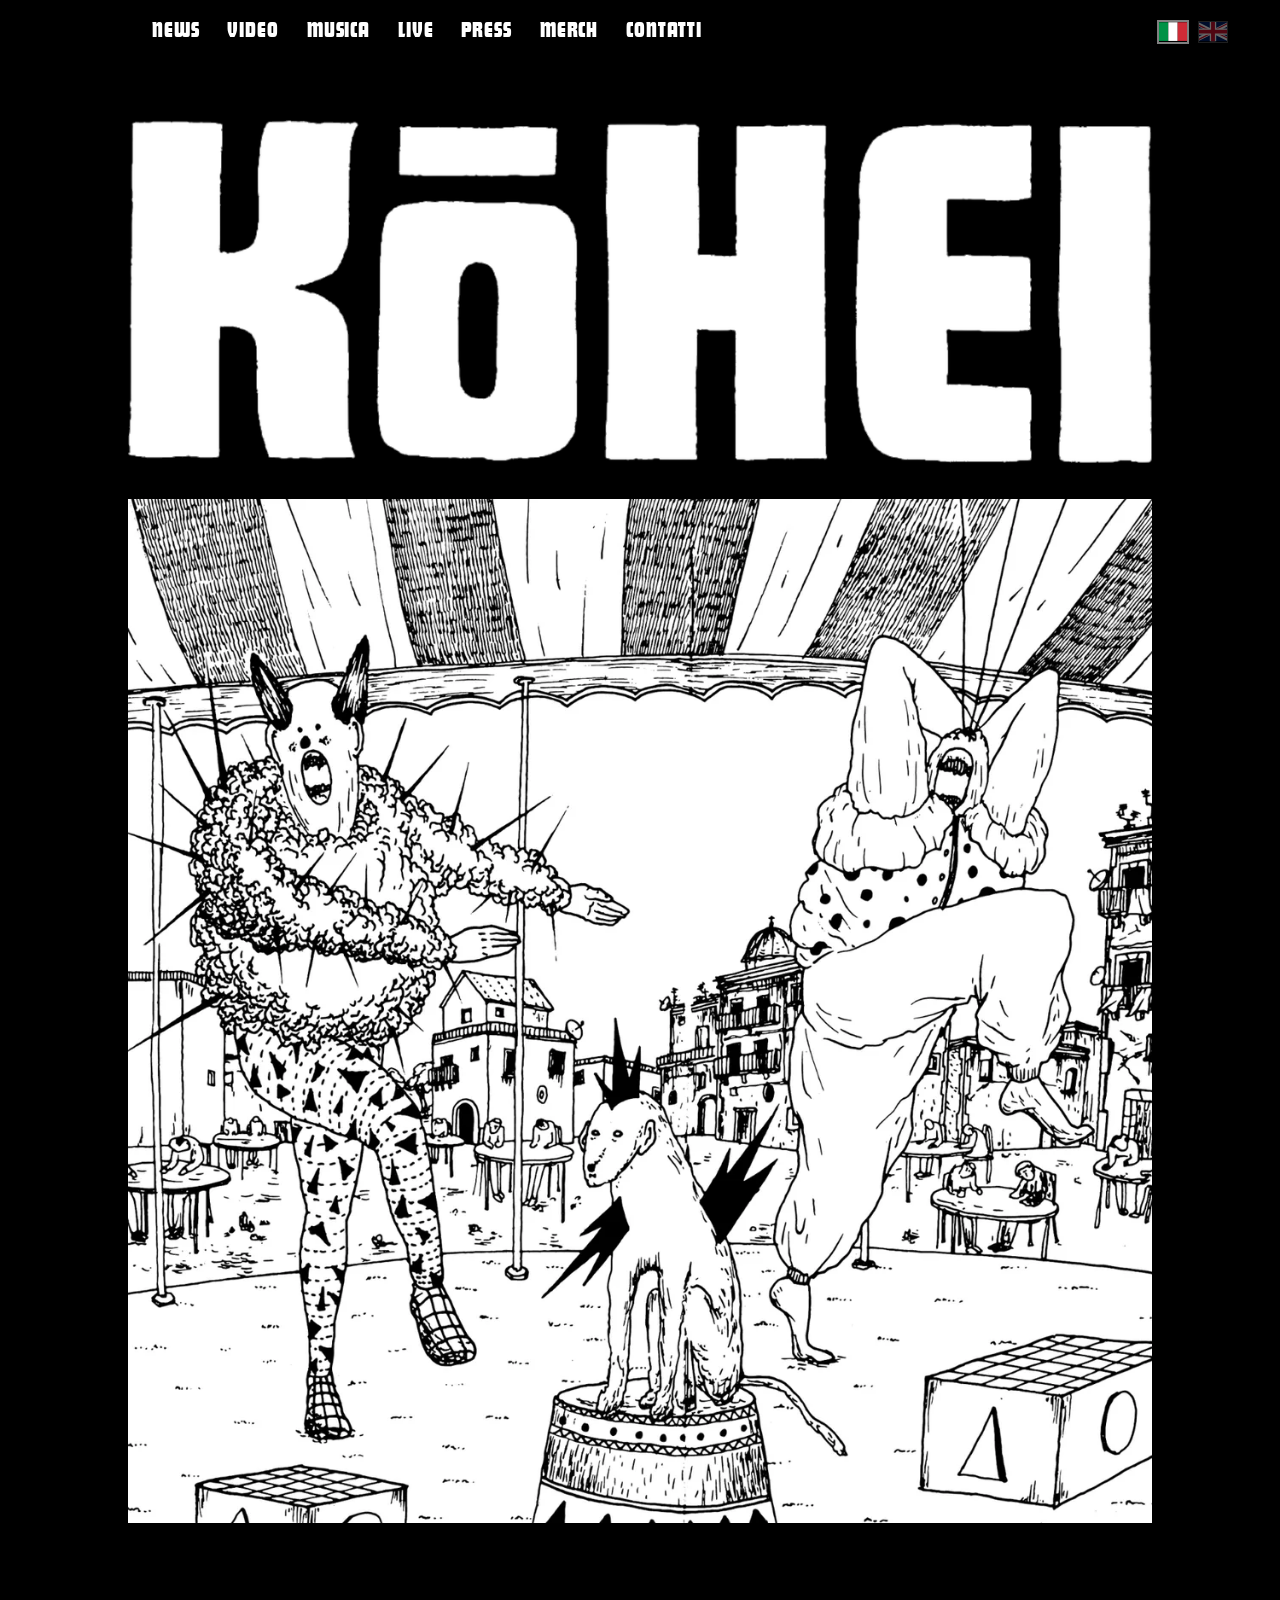
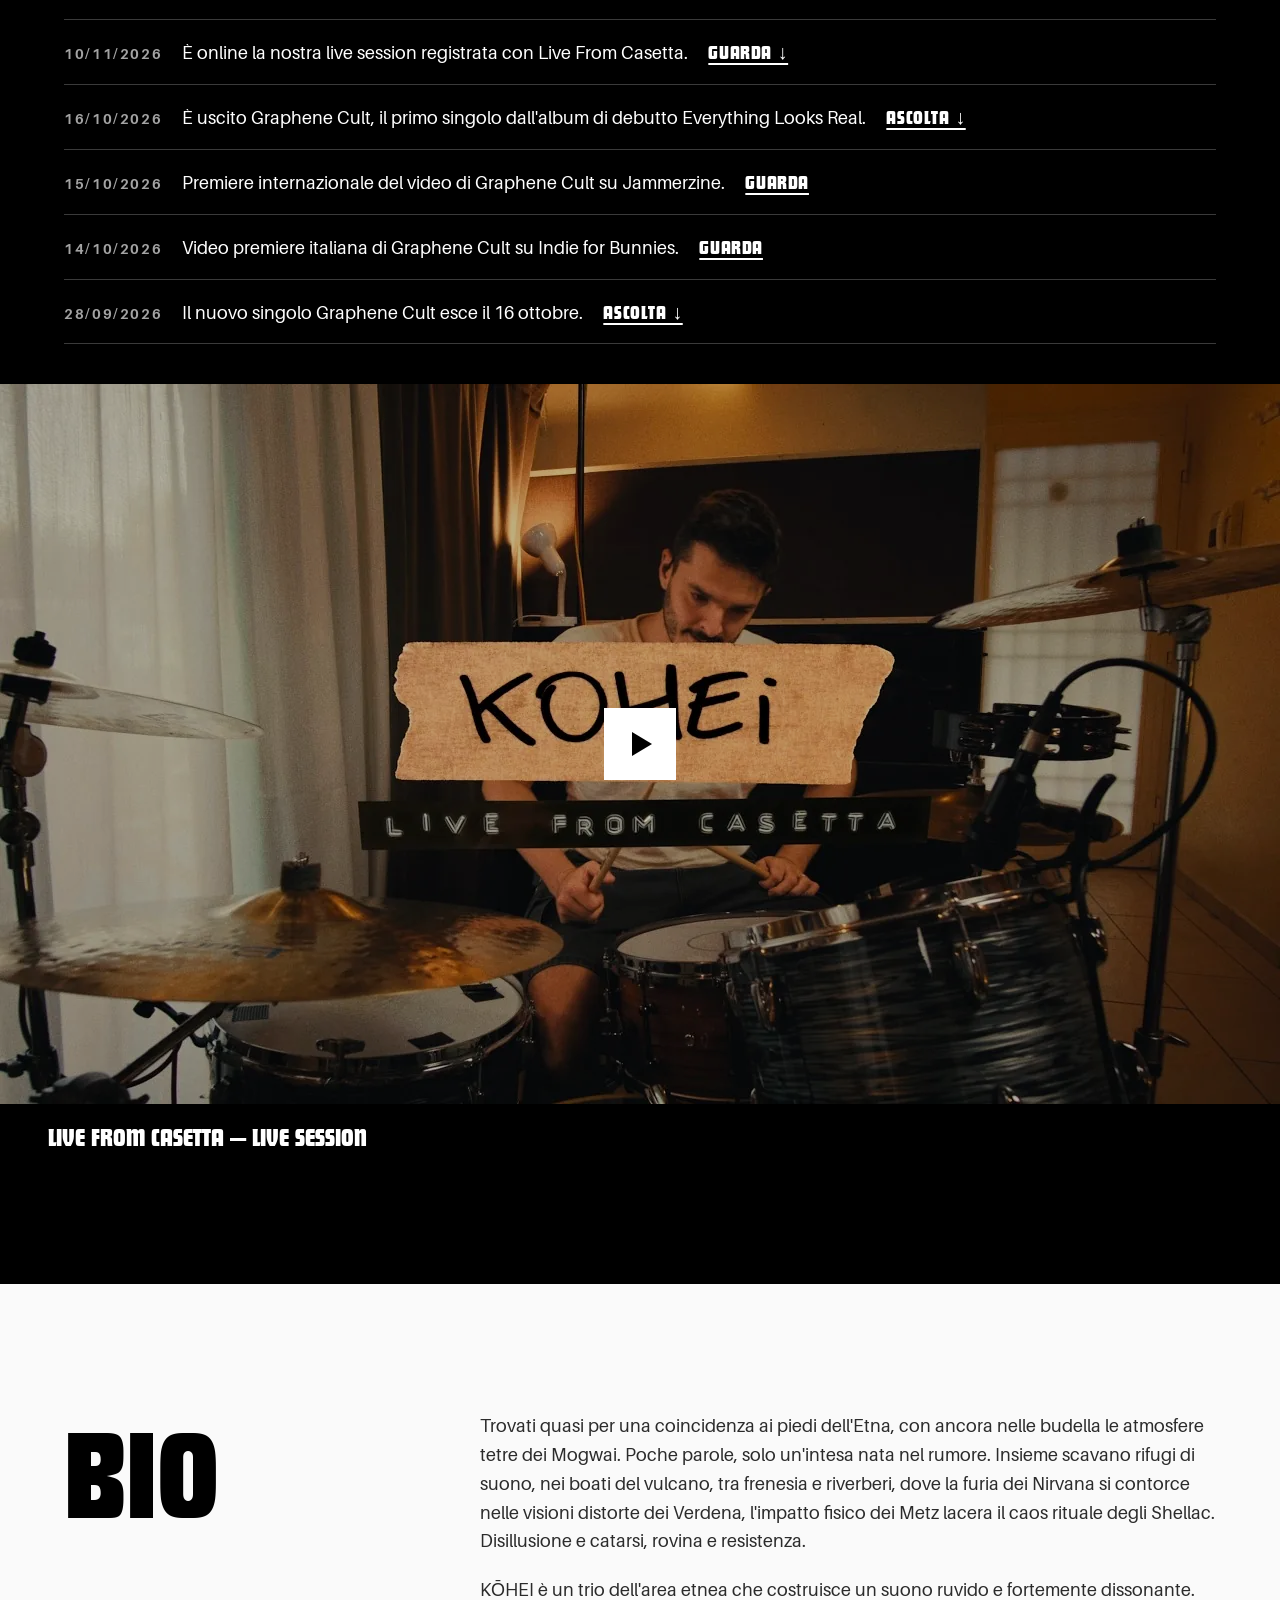
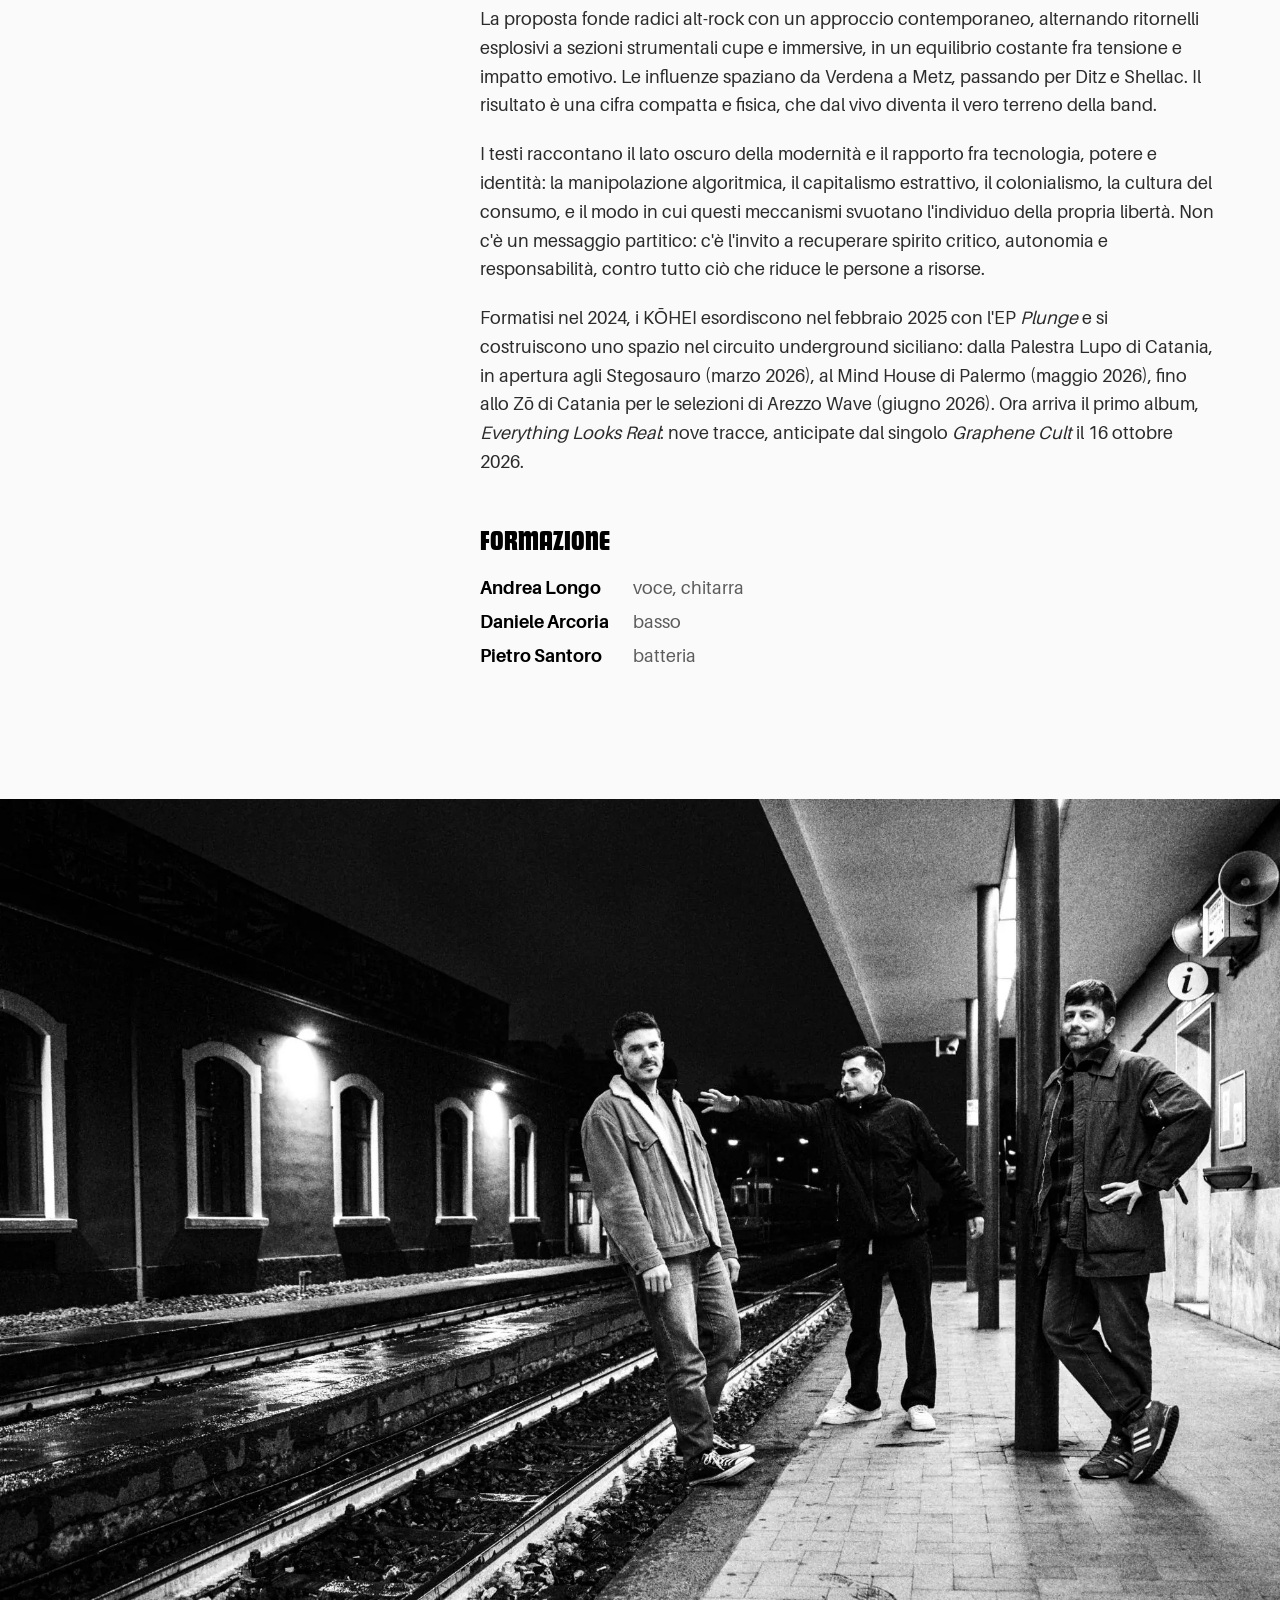
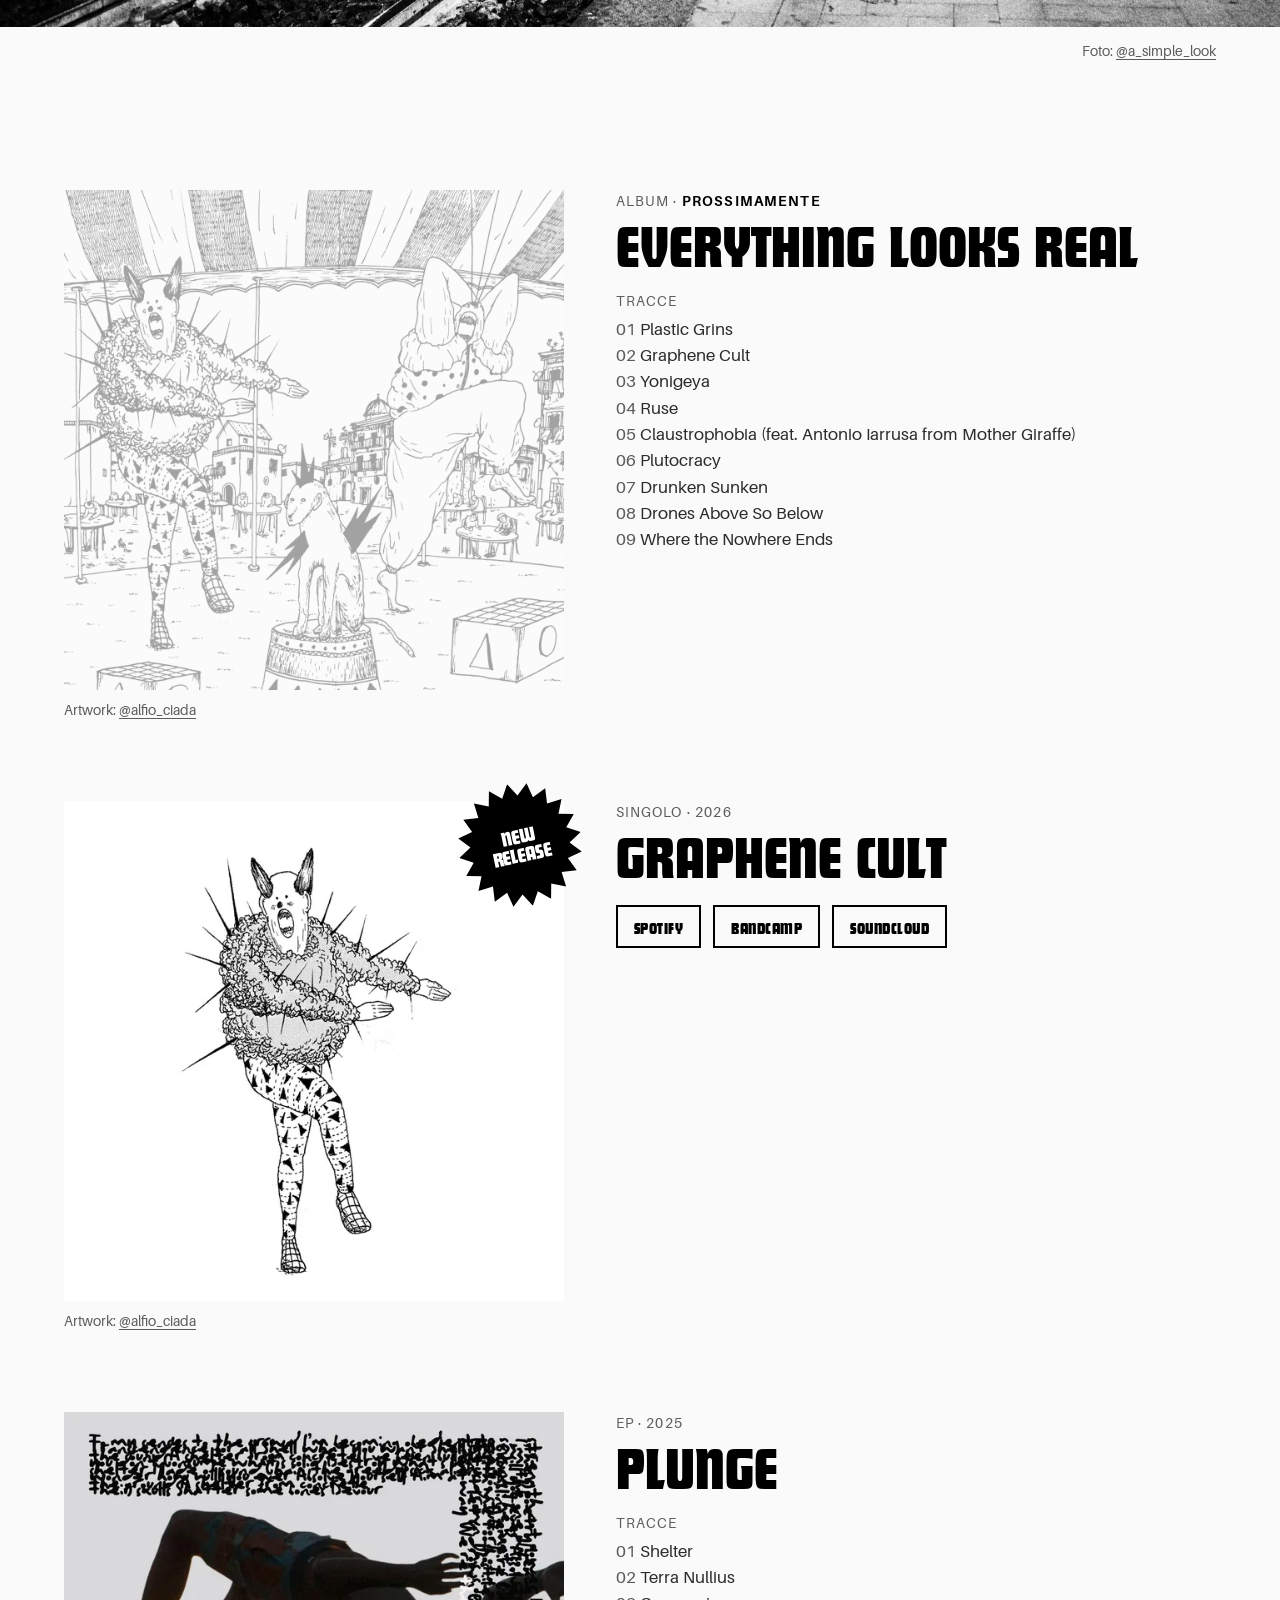
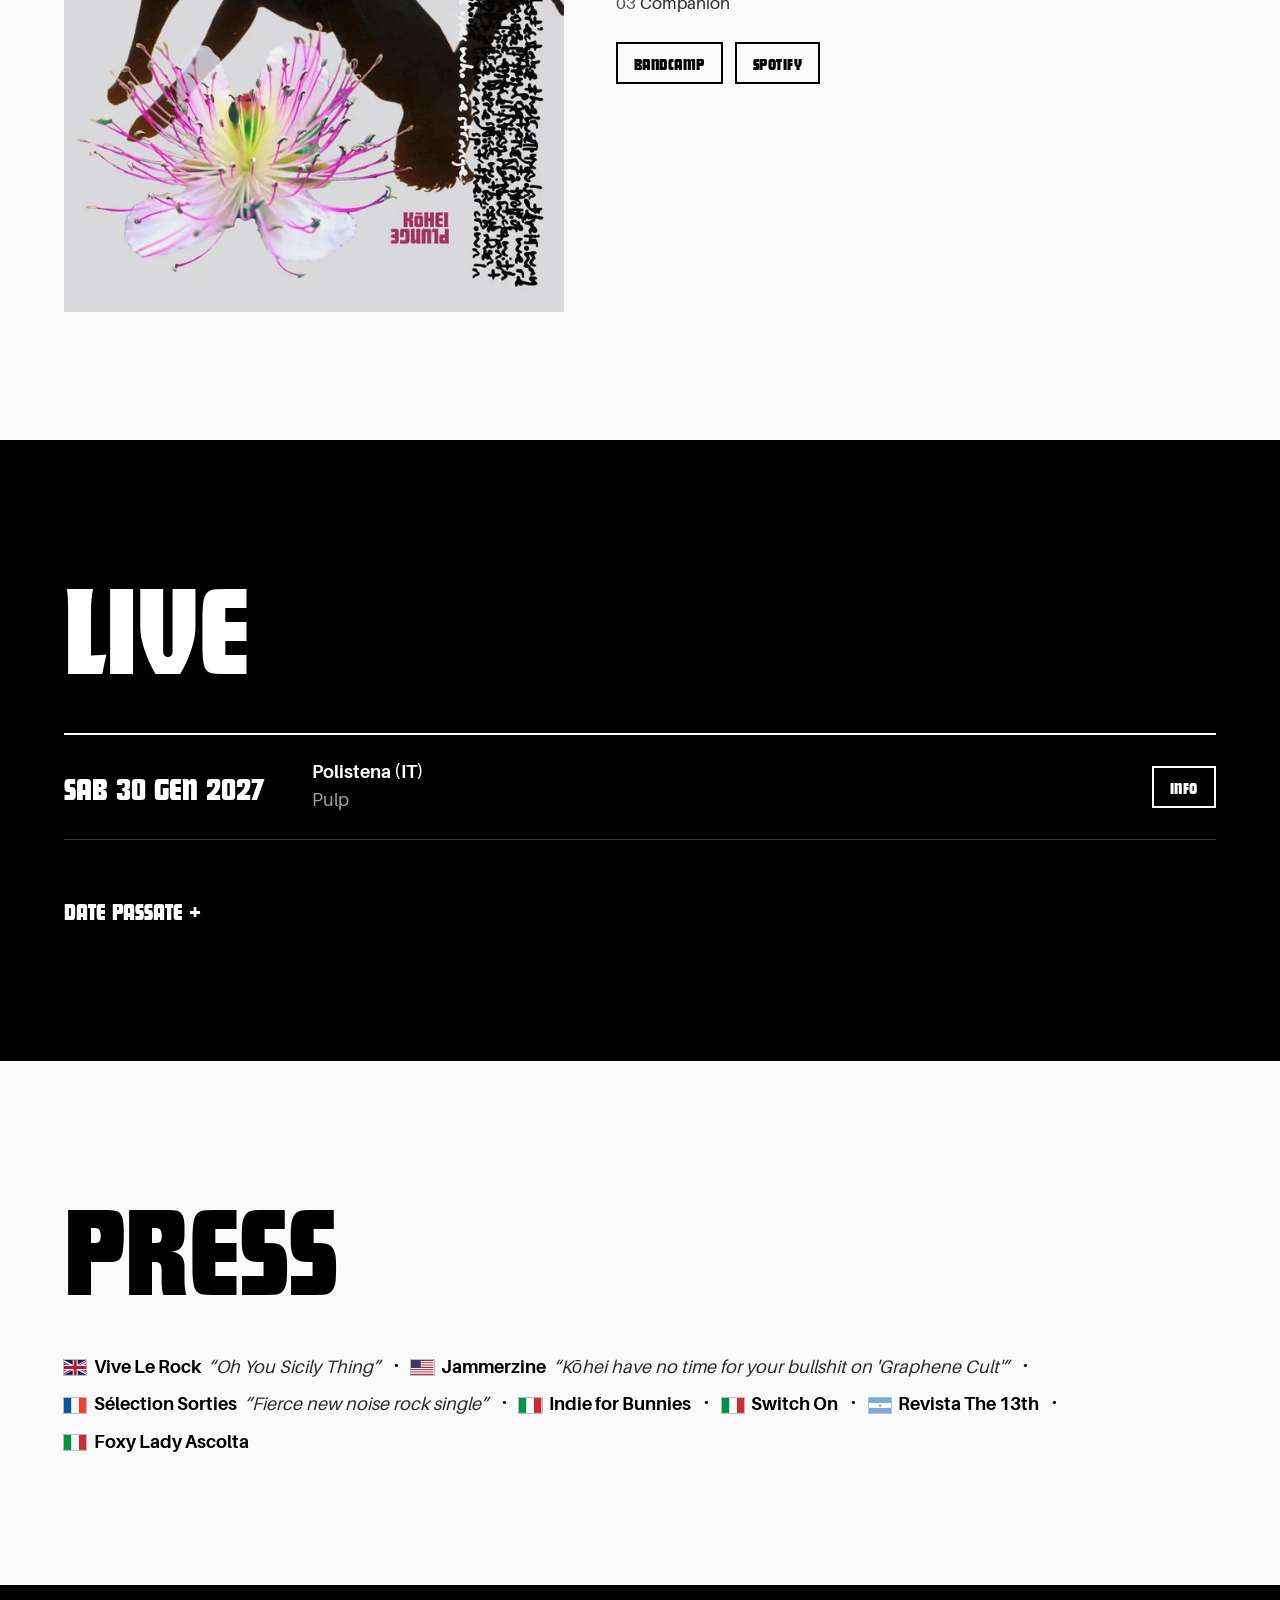
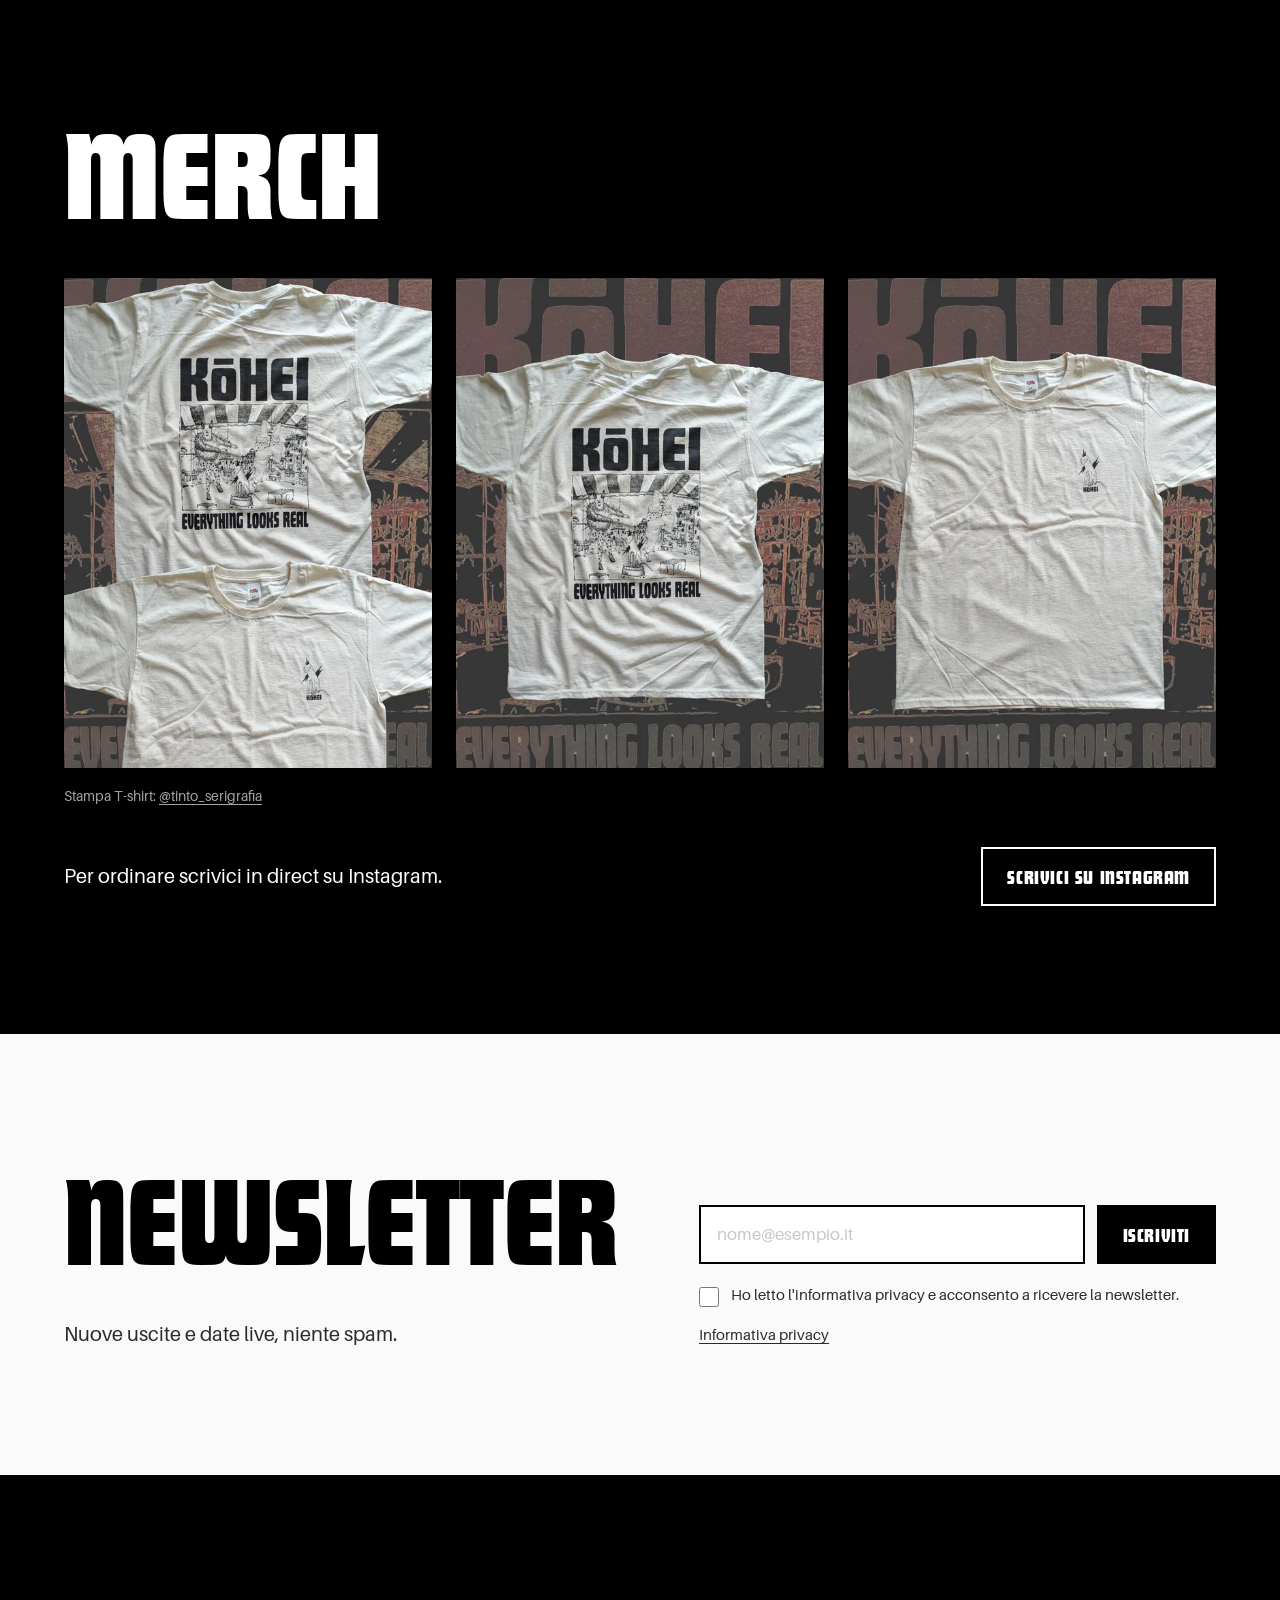
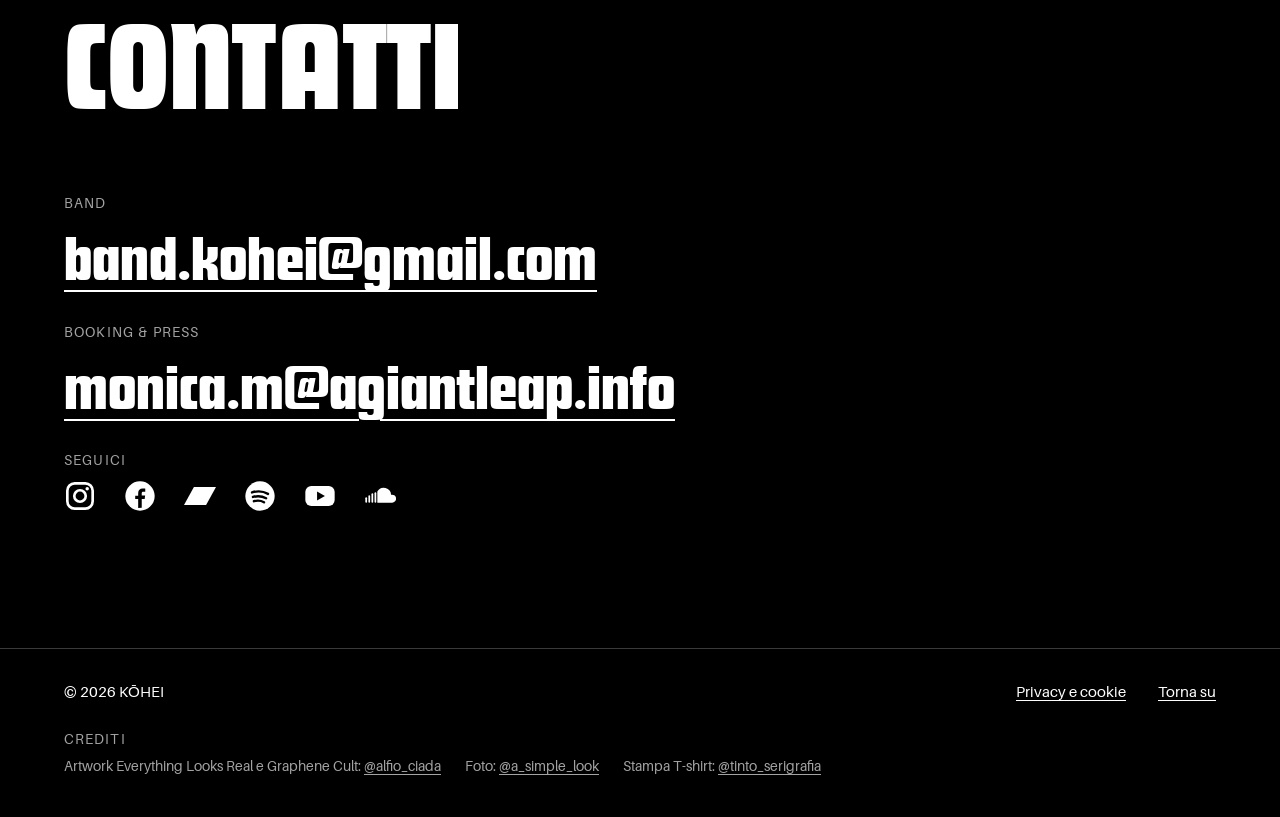
<file: index.html>
<!doctype html>
<html lang="it">
<head>
  <meta charset="utf-8">
  <meta name="viewport" content="width=device-width, initial-scale=1">
  <!-- Il sito gestisce da sé i propri colori: impedisce ai browser (es. Samsung Internet)
       di scurire in automatico logo, icone e immagini -->
  <meta name="color-scheme" content="dark light">
  <meta name="supported-color-schemes" content="dark light">
  <title>KŌHEI</title>
  <meta name="description" content="KŌHEI: trio alt-rock dell'area etnea, suono ruvido e dissonante, testi sul lato oscuro della modernità.">
  <link rel="canonical" href="https://kohei.it/">
  <link rel="alternate" hreflang="it" href="https://kohei.it/">
  <link rel="alternate" hreflang="en" href="https://kohei.it/?lang=en">
  <link rel="alternate" hreflang="x-default" href="https://kohei.it/">
  <meta name="theme-color" content="#000000">

  <!-- Open Graph / Twitter Card -->
  <meta property="og:type" content="website">
  <meta property="og:site_name" content="KŌHEI">
  <meta property="og:title" content="KŌHEI">
  <meta property="og:description" content="Trio alt-rock dell'area etnea: suono ruvido e dissonante, testi sul lato oscuro della modernità.">
  <meta property="og:url" content="https://kohei.it/">
  <meta property="og:image" content="https://kohei.it/assets/img/og-image.jpg">
  <meta property="og:image:width" content="1200">
  <meta property="og:image:height" content="630">
  <meta property="og:image:alt" content="Illustrazione in bianco e nero di KŌHEI">
  <meta property="og:locale" content="it_IT">
  <meta property="og:locale:alternate" content="en_GB">
  <meta name="twitter:card" content="summary_large_image">
  <meta name="twitter:title" content="KŌHEI">
  <meta name="twitter:description" content="Trio alt-rock dell'area etnea: suono ruvido e dissonante, testi sul lato oscuro della modernità.">
  <meta name="twitter:image" content="https://kohei.it/assets/img/og-image.jpg">

  <link rel="icon" href="favicon.ico" sizes="any">
  <link rel="icon" href="assets/img/icon-512.png" type="image/png">
  <link rel="apple-touch-icon" href="assets/img/apple-touch-icon.png">

  <link rel="preload" href="assets/fonts/futura-display.woff2" as="font" type="font/woff2" crossorigin>
  <link rel="preload" href="assets/img/cover-everything-looks-real-1200.webp" as="image" type="image/webp"
        imagesrcset="assets/img/cover-everything-looks-real-600.webp 600w, assets/img/cover-everything-looks-real-1200.webp 1200w"
        imagesizes="(min-width: 1100px) 64rem, 92vw">
  <link rel="preload" href="assets/img/logo-kohei.webp" as="image" type="image/webp" crossorigin>
  <link rel="stylesheet" href="css/style.css">

  <script type="application/ld+json">
  {
    "@context": "https://schema.org",
    "@type": "MusicGroup",
    "name": "KŌHEI",
    "url": "https://kohei.it/",
    "genre": ["Alternative rock", "Noise rock", "Post-punk"],
    "image": "https://kohei.it/assets/img/og-image.jpg",
    "email": "band.kohei@gmail.com",
    "sameAs": [
      "https://www.instagram.com/kohei.band/",
      "https://www.facebook.com/people/K%C5%8Dhei/61595102183719/",
      "https://kohei.bandcamp.com",
      "https://open.spotify.com/artist/0cD3GTbUbGiZ6goQBkSjxv",
      "https://www.youtube.com/channel/UCEfP9StgEbi5l374fq8VXBw",
      "https://soundcloud.com/koheiband"
    ]
  }
  </script>
</head>
<body id="top">
  <a class="skip-link" href="#main" data-i18n="skip">Vai al contenuto</a>

  <!-- ============ HEADER ============ -->
  <header class="site-header">
    <a class="brand brand--home" href="#top" aria-label="KŌHEI — home">
            <span class="logo" aria-hidden="true"></span>
    </a>

    <button class="menu-toggle" type="button" aria-expanded="false" aria-controls="site-nav"
            data-i18n-attr="aria-label:nav.open" aria-label="Apri menu">
      <span class="menu-toggle__bar"></span>
      <span class="menu-toggle__bar"></span>
    </button>

    <nav class="site-nav" id="site-nav" data-i18n-attr="aria-label:nav.label" aria-label="Menu principale">
      <ul>
        <li><a href="#news" data-i18n="nav.news">News</a></li>
        <li><a href="#video" data-i18n="nav.video">Video</a></li>
        <li><a href="#musica" data-i18n="nav.music">Musica</a></li>
        <li><a href="#live" data-i18n="nav.live">Live</a></li>
        <li><a href="#press" data-i18n="nav.press">Press</a></li>
        <li><a href="#merch" data-i18n="nav.merch">Merch</a></li>
        <li><a href="#contatti" data-i18n="nav.contact">Contatti</a></li>
      </ul>
    </nav>
  </header>
  <!-- Selettore lingua: fuori dall'header perché l'header usa mix-blend-mode,
       che altererebbe i colori delle bandiere -->
  <div class="lang-flags" role="group" aria-label="Lingua / Language">
    <button type="button" class="lang-flag" data-set-lang="it" lang="it" aria-label="Italiano" title="Italiano">
      <svg viewBox="0 0 3 2" aria-hidden="true" focusable="false"><rect width="1" height="2" fill="#009246"/><rect x="1" width="1" height="2" fill="#fff"/><rect x="2" width="1" height="2" fill="#ce2b37"/></svg>
    </button>
    <button type="button" class="lang-flag" data-set-lang="en" lang="en" aria-label="English" title="English">
      <svg viewBox="0 0 60 30" preserveAspectRatio="xMidYMid slice" aria-hidden="true" focusable="false"><clipPath id="uk-t"><path d="M30,15h30v15zv15h-30zh-30v-15zv-15h30z"/></clipPath><path d="M0,0v30h60v-30z" fill="#012169"/><path d="M0,0L60,30M60,0L0,30" stroke="#fff" stroke-width="6"/><path d="M0,0L60,30M60,0L0,30" clip-path="url(#uk-t)" stroke="#C8102E" stroke-width="4"/><path d="M30,0v30M0,15h60" stroke="#fff" stroke-width="10"/><path d="M30,0v30M0,15h60" stroke="#C8102E" stroke-width="6"/></svg>
    </button>
  </div>

  <main id="main">
    <!-- ============ HERO ============ -->
    <!-- Layout: logo grande a tutta larghezza del blocco, sotto la copertina
         dell'album alla stessa larghezza, su fondo nero. -->
    <section class="hero" aria-labelledby="hero-title">
      <div class="hero__inner">
        <h1 class="hero__title" id="hero-title">
          <span class="visually-hidden">KŌHEI</span>
          <span class="logo" aria-hidden="true"></span>
        </h1>
        <figure class="hero__cover">
          <!-- [FOTO_HERO]: copertina di Everything Looks Real -->
          <img src="assets/img/cover-everything-looks-real-1200.webp"
               srcset="assets/img/cover-everything-looks-real-600.webp 600w, assets/img/cover-everything-looks-real-1200.webp 1200w"
               sizes="(min-width: 1100px) 64rem, 92vw"
               width="1200" height="1200" fetchpriority="high"
               alt="" data-i18n-attr="alt:hero.alt">
        </figure>
      </div>
    </section>

    <!-- ============ NEWS ============ -->
    <!-- Contenuti da js/content.js (news) -->
    <section class="section section--black news" id="news" aria-labelledby="news-heading">
      <div class="container">
        <h2 class="visually-hidden" id="news-heading" data-i18n="news.heading">News</h2>
        <div class="news-list" id="news-list"></div>
      </div>
    </section>

    <!-- ============ VIDEO ============ -->
    <!-- Un solo video a tutta larghezza, attaccato all'hero (stesso blocco nero).
         Il titolo "Video" è solo per lettori di schermo. -->
    <section class="section section--black video-section" id="video" aria-labelledby="video-title">
      <h2 class="visually-hidden" id="video-title" data-i18n="video.title">Video</h2>
      <div class="videos videos--full" id="videos"></div>
    </section>

    <!-- ============ BIO ============ -->
    <section class="section section--paper bio" id="bio" aria-labelledby="bio-title">
      <div class="container bio__grid">
        <h2 class="section-title" id="bio-title" data-i18n="bio.title">Bio</h2>
        <div class="bio__body">
          <!-- Testi da js/i18n.js (bio.*). Fonte: KOHEI_scheda_e_bio.md e Bio_w.docx sul Drive -->
          <p class="bio__lead" data-i18n="bio.text"></p>
          <p data-i18n-html="bio.p1"></p>
          <p data-i18n-html="bio.p2"></p>
          <p data-i18n-html="bio.p3"></p>
          <h3 class="bio__lineup-title" data-i18n="bio.lineup">Formazione</h3>
          <dl class="bio__lineup">
            <dt>Andrea Longo</dt><dd data-i18n="bio.role1">voce, chitarra</dd>
            <dt>Daniele Arcoria</dt><dd data-i18n="bio.role2">basso</dd>
            <dt>Pietro Santoro</dt><dd data-i18n="bio.role3">batteria</dd>
          </dl>
        </div>
      </div>
    </section>

    <!-- ============ FOTO BAND ============ -->
    <!-- Foto a tutta larghezza tra Bio e Musica -->
    <figure class="band-photo">
      <img src="assets/img/band-stazione-1200.webp"
           srcset="assets/img/band-stazione-700.webp 700w, assets/img/band-stazione-1200.webp 1200w, assets/img/band-stazione-2000.webp 2000w"
           sizes="100vw" width="2000" height="1333" loading="lazy" decoding="async"
           alt="" data-i18n-attr="alt:photo.alt">
      <figcaption class="container band-photo__caption" id="photo-credit"></figcaption>
    </figure>

    <!-- ============ MUSICA ============ -->
    <section class="section section--paper" id="musica" aria-labelledby="music-title">
      <div class="container">
        <!-- titolo solo per lettori di schermo -->
        <h2 class="visually-hidden" id="music-title" data-i18n="music.title">Musica</h2>
        <div class="releases" id="releases"></div>
      </div>
    </section>

    <!-- ============ LIVE ============ -->
    <section class="section section--black" id="live" aria-labelledby="live-title">
      <div class="container">
        <h2 class="section-title" id="live-title" data-i18n="live.title">Live</h2>
        <ol class="shows" id="shows-upcoming"></ol>
        <p class="shows-empty" id="shows-empty" hidden data-i18n="live.empty"></p>
        <details class="shows-archive" id="shows-archive" hidden>
          <summary data-i18n="live.past">Date passate</summary>
          <ol class="shows shows--past" id="shows-past"></ol>
        </details>
      </div>
    </section>

    <!-- ============ PRESS ============ -->
    <!-- Contenuti da js/content.js (press): testate in fila separate da "·", con la bandiera del paese -->
    <section class="section section--paper" id="press" aria-labelledby="press-title">
      <div class="container">
        <h2 class="section-title" id="press-title" data-i18n="press.title">Press</h2>
        <ul class="press-list" id="press-groups"></ul>
      </div>
    </section>

    <!-- ============ MERCH ============ -->
    <section class="section section--black" id="merch" aria-labelledby="merch-title">
      <div class="container">
        <h2 class="section-title" id="merch-title" data-i18n="merch.title">Merch</h2>
        <ul class="merch-gallery" id="merch-gallery"></ul>
        <div id="merch-credit"></div>
        <!-- testo e bottone compaiono solo se in content.js c'è il link allo store -->
        <div class="merch__store" id="merch-store" hidden>
          <p data-i18n="merch.text"></p>
          <a class="btn btn--invert" id="merch-link" href="#"></a>
        </div>
      </div>
    </section>

    <!-- ============ NEWSLETTER (Brevo) ============ -->
    <section class="section section--paper" id="newsletter" aria-labelledby="news-title">
      <div class="container newsletter">
        <h2 class="section-title newsletter__title" id="news-title" data-i18n="news.title">Newsletter</h2>
        <p class="newsletter__text" data-i18n="news.text"></p>
        <!-- Il form invia i dati a Brevo solo al clic su "Iscriviti" (js/main.js).
             Nessuno script né iframe Brevo viene caricato sul sito.
             Campi del modulo Brevo: EMAIL, email_address_check (anti-spam), locale. -->
        <form class="news-form" id="news-form" method="post" action="#" novalidate>
          <label for="news-email" class="visually-hidden" data-i18n="news.email">Indirizzo email</label>
          <div class="news-form__row">
            <input id="news-email" name="EMAIL" type="email" autocomplete="email" required
                   placeholder="nome@esempio.it" data-i18n-attr="placeholder:news.placeholder"
                   inputmode="email" spellcheck="false">
            <button class="btn btn--solid" type="submit" data-i18n="news.submit">Iscriviti</button>
          </div>
          <div class="news-form__meta">
            <label class="check">
              <input type="checkbox" id="news-consent" required>
              <span data-i18n="news.consent"></span>
            </label>
            <a class="text-link" href="privacy.html#newsletter" data-privacy-link data-i18n="news.privacy">Informativa privacy</a>
          </div>
          <!-- honeypot anti-spam di Brevo: deve restare vuoto -->
          <input type="text" name="email_address_check" value="" tabindex="-1" autocomplete="off" class="visually-hidden" aria-hidden="true">
          <input type="hidden" name="locale" value="it">
        </form>
        <p class="form-msg newsletter__msg" id="news-msg" role="status" aria-live="polite"></p>
      </div>
    </section>

    <!-- ============ CONTATTI ============ -->
    <section class="section section--black" id="contatti" aria-labelledby="contact-title">
      <div class="container contact">
        <h2 class="section-title" id="contact-title" data-i18n="contact.title">Contatti</h2>
        <dl class="contact__list">
          <!-- le email (dt/dd) vengono inserite qui da js/main.js -->
          <dt id="contact-follow" data-i18n="contact.follow">Seguici</dt>
          <dd><ul class="socials" id="contact-socials"></ul></dd>
        </dl>
      </div>
    </section>
  </main>

  <!-- ============ FOOTER ============ -->
  <footer class="site-footer">
    <div class="container site-footer__inner">
      <p>© <span id="year"></span> KŌHEI</p>
      <a href="privacy.html" data-privacy-link data-i18n="footer.privacy">Privacy e cookie</a>
      <a href="#top" data-i18n="footer.top">Torna su</a>
    </div>
    <div class="container site-footer__credits">
      <h2 class="visually-hidden" data-i18n="footer.credits">Crediti</h2>
      <p class="site-footer__credits-title" aria-hidden="true" data-i18n="footer.credits">Crediti</p>
      <ul id="footer-credits"></ul>
    </div>
  </footer>

  <noscript>
    <div class="noscript">
      <p>KŌHEI — <a href="https://kohei.bandcamp.com">Bandcamp</a> ·
        <a href="https://www.instagram.com/kohei.band/">Instagram</a> ·
        <a href="mailto:band.kohei@gmail.com">band.kohei@gmail.com</a> ·
        Booking: <a href="mailto:monica.m@agiantleap.info">monica.m@agiantleap.info</a></p>
    </div>
  </noscript>

  <script src="js/i18n.js" defer></script>
  <script src="js/content.js" defer></script>
  <script src="js/live.js" defer></script>
  <script src="js/main.js" defer></script>
</body>
</html>
</file>
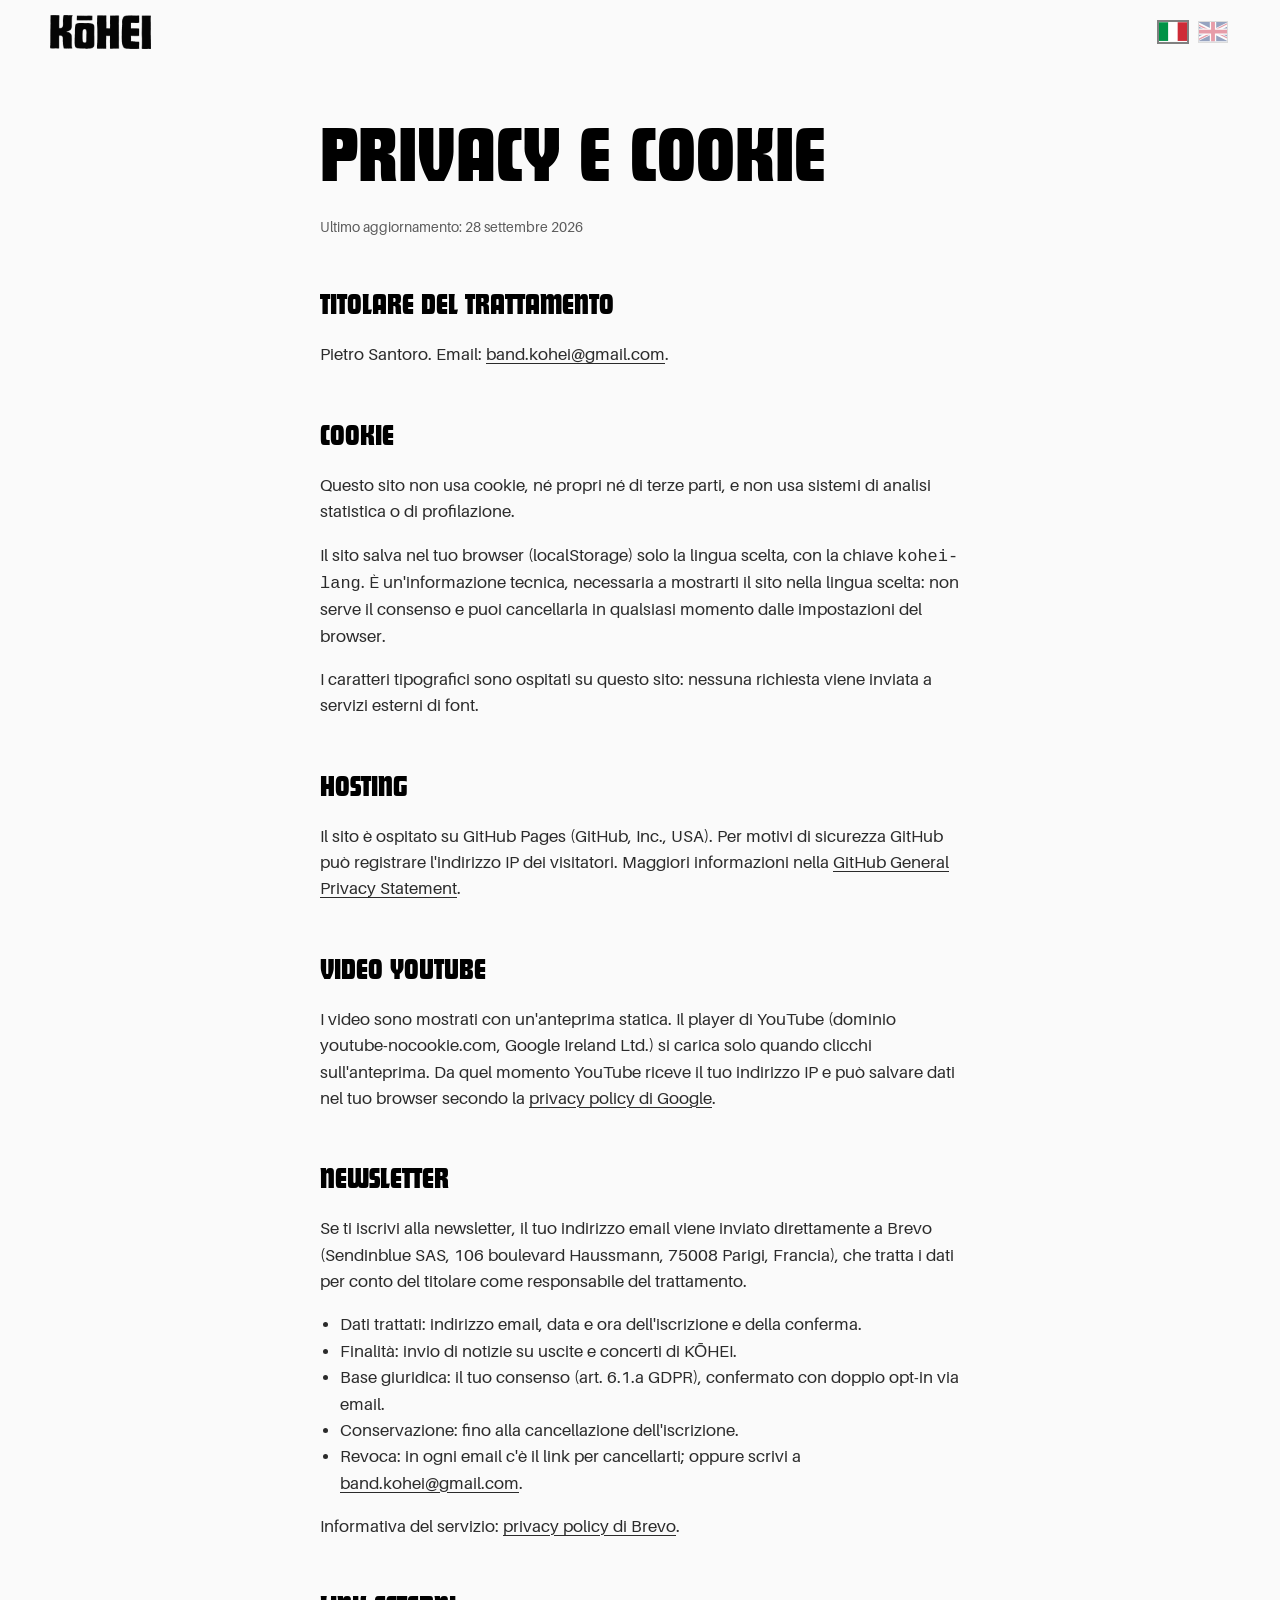
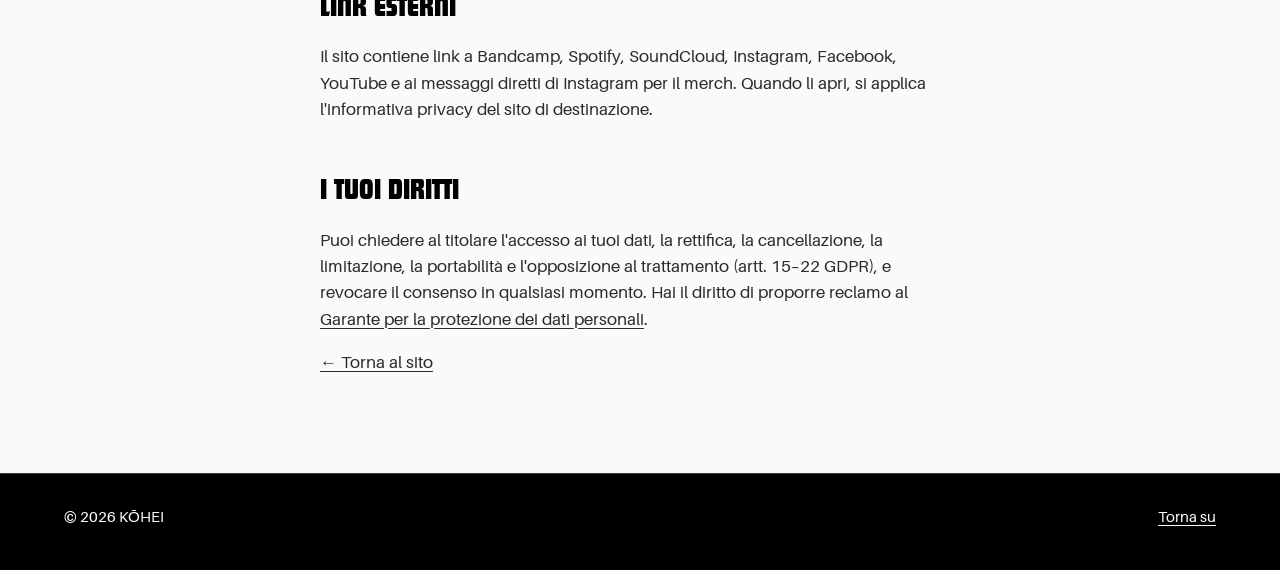
<file: privacy.html>
<!doctype html>
<html lang="it" data-page="privacy">
<head>
  <meta charset="utf-8">
  <meta name="viewport" content="width=device-width, initial-scale=1">
  <!-- Il sito gestisce da sé i propri colori: impedisce ai browser (es. Samsung Internet)
       di scurire in automatico logo, icone e immagini -->
  <meta name="color-scheme" content="dark light">
  <meta name="supported-color-schemes" content="dark light">
  <title>Privacy e cookie — KŌHEI</title>
  <meta name="description" content="Informativa privacy e cookie del sito kohei.it.">
  <link rel="canonical" href="https://kohei.it/privacy.html">
  <meta name="robots" content="index, follow">
  <meta name="theme-color" content="#000000">
  <link rel="icon" href="favicon.ico" sizes="any">
  <link rel="icon" href="assets/img/icon-512.png" type="image/png">
  <link rel="stylesheet" href="css/style.css">
</head>
<body id="top">
  <a class="skip-link" href="#main" data-i18n="skip">Vai al contenuto</a>

  <header class="site-header">
    <a class="brand" href="./" aria-label="KŌHEI — home">
      <span class="logo" aria-hidden="true"></span>
    </a>
  </header>
  <div class="lang-flags lang-flags--end" role="group" aria-label="Lingua / Language">
    <button type="button" class="lang-flag" data-set-lang="it" lang="it" aria-label="Italiano" title="Italiano">
      <svg viewBox="0 0 3 2" aria-hidden="true" focusable="false"><rect width="1" height="2" fill="#009246"/><rect x="1" width="1" height="2" fill="#fff"/><rect x="2" width="1" height="2" fill="#ce2b37"/></svg>
    </button>
    <button type="button" class="lang-flag" data-set-lang="en" lang="en" aria-label="English" title="English">
      <svg viewBox="0 0 60 30" preserveAspectRatio="xMidYMid slice" aria-hidden="true" focusable="false"><clipPath id="uk-t"><path d="M30,15h30v15zv15h-30zh-30v-15zv-15h30z"/></clipPath><path d="M0,0v30h60v-30z" fill="#012169"/><path d="M0,0L60,30M60,0L0,30" stroke="#fff" stroke-width="6"/><path d="M0,0L60,30M60,0L0,30" clip-path="url(#uk-t)" stroke="#C8102E" stroke-width="4"/><path d="M30,0v30M0,15h60" stroke="#fff" stroke-width="10"/><path d="M30,0v30M0,15h60" stroke="#C8102E" stroke-width="6"/></svg>
    </button>
  </div>

  <main id="main" class="legal section--paper">
    <div class="container">

      <!-- ===================== ITALIANO ===================== -->
      <article data-lang-block="it" lang="it">
        <h1>Privacy e cookie</h1>
        <p class="updated">Ultimo aggiornamento: <time datetime="2026-09-28">28 settembre 2026</time></p>

        <h2>Titolare del trattamento</h2>
        <p>Pietro Santoro.
          Email: <a class="text-link" href="mailto:band.kohei@gmail.com">band.kohei@gmail.com</a>.</p>

        <h2>Cookie</h2>
        <p>Questo sito non usa cookie, né propri né di terze parti, e non usa sistemi di analisi statistica o di profilazione.</p>
        <p>Il sito salva nel tuo browser (localStorage) solo la lingua scelta, con la chiave <code>kohei-lang</code>. È un'informazione tecnica, necessaria a mostrarti il sito nella lingua scelta: non serve il consenso e puoi cancellarla in qualsiasi momento dalle impostazioni del browser.</p>
        <p>I caratteri tipografici sono ospitati su questo sito: nessuna richiesta viene inviata a servizi esterni di font.</p>

        <h2>Hosting</h2>
        <p>Il sito è ospitato su GitHub Pages (GitHub, Inc., USA). Per motivi di sicurezza GitHub può registrare l'indirizzo IP dei visitatori. Maggiori informazioni nella
          <a class="text-link" href="https://docs.github.com/site-policy/privacy-policies/github-general-privacy-statement" rel="noopener">GitHub General Privacy Statement</a>.</p>

        <h2>Video YouTube</h2>
        <p>I video sono mostrati con un'anteprima statica. Il player di YouTube (dominio youtube-nocookie.com, Google Ireland Ltd.) si carica solo quando clicchi sull'anteprima. Da quel momento YouTube riceve il tuo indirizzo IP e può salvare dati nel tuo browser secondo la
          <a class="text-link" href="https://policies.google.com/privacy?hl=it" rel="noopener">privacy policy di Google</a>.</p>

        <h2 id="newsletter">Newsletter</h2>
        <p>Se ti iscrivi alla newsletter, il tuo indirizzo email viene inviato direttamente a
          Brevo (Sendinblue SAS, 106 boulevard Haussmann, 75008 Parigi, Francia),
          che tratta i dati per conto del titolare come responsabile del trattamento.</p>
        <ul>
          <li>Dati trattati: indirizzo email, data e ora dell'iscrizione e della conferma.</li>
          <li>Finalità: invio di notizie su uscite e concerti di KŌHEI.</li>
          <li>Base giuridica: il tuo consenso (art. 6.1.a GDPR), confermato con doppio opt-in via email.</li>
          <li>Conservazione: fino alla cancellazione dell'iscrizione.</li>
          <li>Revoca: in ogni email c'è il link per cancellarti; oppure scrivi a <a class="text-link" href="mailto:band.kohei@gmail.com">band.kohei@gmail.com</a>.</li>
        </ul>
        <p>Informativa del servizio: <a class="text-link" href="https://www.brevo.com/it/legal/privacypolicy/" rel="noopener">privacy policy di Brevo</a>.</p>

        <h2>Link esterni</h2>
        <p>Il sito contiene link a Bandcamp, Spotify, SoundCloud, Instagram, Facebook, YouTube e ai messaggi diretti di Instagram per il merch. Quando li apri, si applica l'informativa privacy del sito di destinazione.</p>

        <h2>I tuoi diritti</h2>
        <p>Puoi chiedere al titolare l'accesso ai tuoi dati, la rettifica, la cancellazione, la limitazione, la portabilità e l'opposizione al trattamento (artt. 15–22 GDPR), e revocare il consenso in qualsiasi momento. Hai il diritto di proporre reclamo al
          <a class="text-link" href="https://www.garanteprivacy.it" rel="noopener">Garante per la protezione dei dati personali</a>.</p>

        <p><a class="text-link" href="./">← Torna al sito</a></p>
      </article>

      <!-- ===================== ENGLISH ===================== -->
      <article data-lang-block="en" lang="en" hidden>
        <h1>Privacy &amp; cookies</h1>
        <p class="updated">Last updated: <time datetime="2026-09-28">28 September 2026</time></p>

        <h2>Data controller</h2>
        <p>Pietro Santoro.
          Email: <a class="text-link" href="mailto:band.kohei@gmail.com">band.kohei@gmail.com</a>.</p>

        <h2>Cookies</h2>
        <p>This website uses no cookies, first- or third-party, and no analytics or profiling tools.</p>
        <p>The site stores only your language choice in your browser (localStorage, key <code>kohei-lang</code>). It is technical information needed to show the site in your language: no consent is required and you can delete it at any time in your browser settings.</p>
        <p>Fonts are hosted on this website: no request is sent to external font services.</p>

        <h2>Hosting</h2>
        <p>The site is hosted on GitHub Pages (GitHub, Inc., USA). For security reasons GitHub may log visitors' IP addresses. See the
          <a class="text-link" href="https://docs.github.com/site-policy/privacy-policies/github-general-privacy-statement" rel="noopener">GitHub General Privacy Statement</a>.</p>

        <h2>YouTube videos</h2>
        <p>Videos are shown as a static preview. The YouTube player (youtube-nocookie.com, Google Ireland Ltd.) loads only when you click the preview. From then on YouTube receives your IP address and may store data in your browser under
          <a class="text-link" href="https://policies.google.com/privacy?hl=en" rel="noopener">Google's privacy policy</a>.</p>

        <h2 id="newsletter-en">Newsletter</h2>
        <p>If you subscribe to the newsletter, your email address is sent directly to
          Brevo (Sendinblue SAS, 106 boulevard Haussmann, 75008 Paris, France),
          which processes the data on behalf of the controller as data processor.</p>
        <ul>
          <li>Data processed: email address, date and time of sign-up and confirmation.</li>
          <li>Purpose: news about KŌHEI releases and shows.</li>
          <li>Legal basis: your consent (Art. 6(1)(a) GDPR), confirmed by double opt-in email.</li>
          <li>Retention: until you unsubscribe.</li>
          <li>Withdrawal: every email contains an unsubscribe link; or write to <a class="text-link" href="mailto:band.kohei@gmail.com">band.kohei@gmail.com</a>.</li>
        </ul>
        <p>Service notice: <a class="text-link" href="https://www.brevo.com/legal/privacypolicy/" rel="noopener">Brevo privacy policy</a>.</p>

        <h2>External links</h2>
        <p>The site links to Bandcamp, Spotify, SoundCloud, Instagram, Facebook, YouTube and Instagram direct messages for merch. When you open them, the privacy policy of the destination site applies.</p>

        <h2>Your rights</h2>
        <p>You can ask the controller for access, rectification, erasure, restriction, portability and objection (Arts. 15–22 GDPR), and withdraw consent at any time. You have the right to lodge a complaint with the Italian
          <a class="text-link" href="https://www.garanteprivacy.it/home_en" rel="noopener">Data Protection Authority (Garante)</a>.</p>

        <p><a class="text-link" href="./?lang=en">← Back to the site</a></p>
      </article>
    </div>
  </main>

  <footer class="site-footer">
    <div class="container site-footer__inner">
      <p>© <span id="year"></span> KŌHEI</p>
      <a href="#top" data-i18n="footer.top">Torna su</a>
    </div>
  </footer>

  <script src="js/i18n.js" defer></script>
  <script src="js/main.js" defer></script>
</body>
</html>
</file>
<file: css/style.css>
/* =====================================================================
   KŌHEI — foglio di stile
   Mobile-first. Palette ricavata dall'EPK.
   ===================================================================== */

/* ---------- Font (ospitati in locale) ---------- */
@font-face {
  font-family: "Futura Display";
  src: url("../assets/fonts/futura-display.woff2") format("woff2");
  font-weight: 400;
  font-style: normal;
  font-display: swap;
}
/* [FONT_AILERON]: file da aggiungere in assets/fonts/ (vedi README) */
@font-face {
  font-family: "Aileron";
  src: url("../assets/fonts/aileron-regular.woff2") format("woff2");
  font-weight: 400;
  font-style: normal;
  font-display: swap;
}
@font-face {
  font-family: "Aileron";
  src: url("../assets/fonts/aileron-bold.woff2") format("woff2");
  font-weight: 700;
  font-style: normal;
  font-display: swap;
}

/* ---------- Token ---------- */
:root {
  --paper: #FAFAFA;
  --ink: #2B2B2B;
  --black: #000000;
  --white: #FFFFFF;
  --sketch: #D4D4D4;   /* solo decorazione, mai per testo */
  --muted: #5C5C5C;    /* testo secondario su carta (6,5:1) */
  --muted-dark: #A3A3A3; /* testo secondario su nero (8,3:1) */

  --font-display: "Futura Display", "Arial Narrow", Impact, sans-serif;
  --font-body: "Aileron", "Helvetica Neue", Arial, sans-serif;

  --gutter: clamp(1rem, 4vw, 3rem);
  --max: 78rem;
  --header-h: 4rem;
}

/* Il sito ha già i suoi colori chiari e scuri: dichiararlo evita la
   "modalità scura forzata" dei browser (Samsung Internet, Chrome Android). */
:root { color-scheme: dark light; }
input, button, select, textarea { color-scheme: light; }

/* ---------- Reset essenziale ---------- */
*, *::before, *::after { box-sizing: border-box; }
html { -webkit-text-size-adjust: 100%; scroll-behavior: smooth; scroll-padding-top: var(--header-h); }
@media (prefers-reduced-motion: reduce) {
  html { scroll-behavior: auto; }
  *, *::before, *::after { transition: none !important; animation: none !important; }
}
body {
  margin: 0;
  background: var(--paper);
  color: var(--ink);
  font-family: var(--font-body);
  font-size: 1.0625rem;
  line-height: 1.55;
  overflow-x: hidden;
}
img { display: block; max-width: 100%; height: auto; }
a { color: inherit; }
ul, ol { list-style: none; margin: 0; padding: 0; }
h1, h2, h3 { margin: 0; font-weight: 400; }
button { font: inherit; color: inherit; }

.visually-hidden {
  position: absolute !important;
  width: 1px; height: 1px; margin: -1px; padding: 0;
  overflow: hidden; clip: rect(0 0 0 0); white-space: nowrap; border: 0;
}

/* ---------- Focus visibile ---------- */
:focus-visible { outline: 3px solid var(--black); outline-offset: 3px; }
.section--black :focus-visible,
.site-footer :focus-visible,
.site-header :focus-visible { outline-color: var(--white); }

.skip-link {
  position: absolute; left: 1rem; top: -4rem; z-index: 100;
  background: var(--black); color: var(--white);
  padding: .75rem 1rem; text-decoration: none;
}
.skip-link:focus { top: 1rem; }

/* ---------- Logo ----------
   Il logo (assets/img/logo-kohei.webp, nero su trasparente) è usato come
   maschera: prende il colore del testo (currentColor), quindi funziona su
   fondo chiaro e scuro. Il nome "KŌHEI" resta nell'HTML per accessibilità e SEO. */
.logo {
  display: block;
  aspect-ratio: 1200 / 402;
  width: 100%;
  background-color: currentColor;
  -webkit-mask: url("../assets/img/logo-kohei.webp") center / contain no-repeat;
          mask: url("../assets/img/logo-kohei.webp") center / contain no-repeat;
}

/* ---------- Layout ---------- */
.container { width: 100%; max-width: var(--max); margin: 0 auto; padding: 0 var(--gutter); }
.section { padding: clamp(4rem, 10vw, 8rem) 0; }
.section--paper { background: var(--paper); color: var(--ink); }
.section--black { background: var(--black); color: var(--white); }

.section-title {
  font-family: var(--font-display);
  font-size: clamp(3rem, 12vw, 8rem);
  line-height: .85;
  text-transform: uppercase;
  color: var(--black);
  margin-bottom: clamp(2rem, 5vw, 3.5rem);
}
.section--black .section-title { color: var(--white); }

.small-print { font-size: .875rem; color: var(--muted); margin-top: 1.5rem; max-width: 40rem; }

/* ---------- Bottoni: inversione stile timbro ---------- */
.btn {
  display: inline-flex; align-items: center; justify-content: center; gap: .5rem;
  min-height: 3rem; padding: .75rem 1.5rem;
  font-family: var(--font-display); font-size: 1.25rem; letter-spacing: .03em;
  text-transform: uppercase; text-decoration: none;
  border: 2px solid currentColor; background: transparent; cursor: pointer;
  transition: background-color .15s, color .15s;
}
.btn--solid { background: var(--black); color: var(--white); border-color: var(--black); }
.btn--solid:hover { background: var(--white); color: var(--black); }
.btn--invert { color: var(--white); }
.btn--invert:hover { background: var(--white); color: var(--black); }
.btn--small { min-height: 2.5rem; padding: .4rem 1rem; font-size: 1.05rem; }

.text-link { text-decoration: underline; text-underline-offset: .2em; text-decoration-thickness: 1px; }
.text-link:hover { text-decoration-thickness: 3px; }

/* Segnaposto ancora da compilare: ben visibili */
.is-placeholder { outline: 2px dashed currentColor; outline-offset: 2px; opacity: .6; }
a.is-placeholder { cursor: not-allowed; }

/* ---------- Header ---------- */
.site-header {
  position: fixed; inset: 0 0 auto 0; z-index: 50;
  height: var(--header-h);
  display: flex; align-items: center; justify-content: space-between;
  padding: 0 var(--gutter);
  color: var(--white);
  mix-blend-mode: difference; /* nero su chiaro, bianco su nero */
}
.site-header.is-open { mix-blend-mode: normal; }

.brand { display: block; width: 6.5rem; position: relative; z-index: 2; }
/* In home il logo grande è nell'hero: niente logo piccolo nell'header */
.brand--home { visibility: hidden; }

.menu-toggle {
  position: relative; z-index: 2;
  width: 3rem; height: 3rem; border: 0; background: none; cursor: pointer;
  display: grid; place-content: center; gap: .45rem;
}
.menu-toggle__bar { display: block; width: 2rem; height: 3px; background: currentColor; transition: transform .2s; }
.menu-toggle[aria-expanded="true"] .menu-toggle__bar:first-child { transform: translateY(.3rem) rotate(45deg); }
.menu-toggle[aria-expanded="true"] .menu-toggle__bar:last-child { transform: translateY(-.3rem) rotate(-45deg); }

.site-nav {
  position: fixed; inset: 0;
  background: var(--black);
  display: flex; flex-direction: column; justify-content: center;
  padding: var(--header-h) var(--gutter);
  gap: 2rem;
  visibility: hidden; opacity: 0;
  transition: opacity .2s, visibility .2s;
}
/* all'apertura la visibilità scatta subito (serve per dare il focus al primo link) */
.site-header.is-open .site-nav { visibility: visible; opacity: 1; transition: opacity .2s, visibility 0s; }
.site-nav ul { display: flex; flex-direction: column; gap: .25rem; }
.site-nav a {
  font-family: var(--font-display); text-transform: uppercase; text-decoration: none;
  font-size: clamp(2.75rem, 13vw, 5rem); line-height: 1;
}
.site-nav a:hover { text-decoration: underline; text-decoration-thickness: .08em; text-underline-offset: .1em; }

/* Selettore lingua a bandiere (fisso in alto a destra, sopra l'header) */
.lang-flags {
  position: fixed; z-index: 60;
  top: 0; right: calc(var(--gutter) + 3.75rem);
  height: var(--header-h);
  display: flex; align-items: center; gap: .15rem;
}
.lang-flags--end { right: var(--gutter); }
.lang-flag {
  display: block; border: 0; background: none; cursor: pointer; line-height: 0;
  padding: .75rem .3rem;          /* area cliccabile ≥ 44px in altezza */
  opacity: .4; transition: opacity .15s;
}
.lang-flag svg {
  width: 1.75rem; height: 1.2rem; display: block;
  box-shadow: 0 0 0 1px rgba(128,128,128,.6);
}
.lang-flag:hover, .lang-flag.is-active { opacity: 1; }
.lang-flag.is-active svg { box-shadow: 0 0 0 2px #808080; }
.lang-flag:focus-visible { outline: 3px solid #808080; outline-offset: -2px; }

@media (min-width: 900px) {
  .menu-toggle { display: none; }
  .site-nav {
    position: static; visibility: visible; opacity: 1;
    background: none; padding: 0;
    flex-direction: row; align-items: center; gap: 2.5rem;
  }
  .site-nav { flex: 1; justify-content: space-between; }
  .site-nav ul { flex-direction: row; gap: 1.75rem; }
  .site-nav a { font-size: 1.35rem; letter-spacing: .04em; }
  .lang-flags { right: var(--gutter); }
  .site-nav { padding-right: 6rem; }
}

/* ---------- Hero ----------
   Fondo nero. Logo e copertina centrati, stessa larghezza, uno sopra l'altra. */
.hero {
  background: var(--black);
  color: var(--white);
  padding: calc(var(--header-h) + clamp(1.5rem, 5vw, 3.5rem)) var(--gutter) clamp(3rem, 8vw, 6rem);
}
.hero__inner {
  width: min(100%, 64rem);
  margin: 0 auto;
  display: flex; flex-direction: column; align-items: center;
  gap: clamp(1.25rem, 3vw, 2.25rem);
}
.hero__title { width: 100%; color: var(--white); }
.hero__cover { width: 100%; margin: 0; }
.hero__cover img { width: 100%; aspect-ratio: 1; object-fit: cover; }

/* ---------- News: una riga per notizia (data · testo · link) ---------- */
.news { padding: clamp(1.5rem, 4vw, 2.5rem) 0; }
.news[hidden] { display: none; }
.news-list { display: grid; }
.news-item {
  margin: 0; padding: 1rem 0;
  border-top: 1px solid #3a3a3a; border-bottom: 1px solid #3a3a3a;
  display: flex; flex-wrap: wrap; align-items: baseline; gap: .35rem 1.25rem;
  font-size: 1.125rem;
}
.news-item + .news-item { border-top: 0; }
.news-item__date { font-size: .85rem; font-weight: 700; letter-spacing: .12em; color: var(--muted-dark); }
.news-item__link {
  font-family: var(--font-display); font-size: 1.25rem; text-transform: uppercase; letter-spacing: .03em;
  text-decoration: underline; text-decoration-thickness: 2px; text-underline-offset: .2em;
}
.news-item__link:hover { text-decoration-thickness: 4px; }

/* ---------- Bio ---------- */
.bio__grid { display: grid; gap: 0; }
/* Stessa dimensione per tutto il testo della bio (paragrafi e formazione) */
.bio__body { max-width: 46rem; font-size: 1.125rem; line-height: 1.6; }
.bio__body p { margin: 0 0 1.25rem; }
.bio__lineup-title { font-family: var(--font-display); font-size: 1.75rem; text-transform: uppercase; color: var(--black); margin: 2.5rem 0 .75rem; }
.bio__lineup { display: grid; grid-template-columns: auto 1fr; gap: .35rem 1.5rem; margin: 0; }
.bio__lineup dt { font-weight: 700; color: var(--black); }
.bio__lineup dd { margin: 0; color: var(--muted); }
@media (min-width: 900px) {
  .bio__grid { grid-template-columns: 1fr 2fr; gap: 3rem; align-items: start; }
}

/* ---------- Foto band tra Bio e Musica (a tutta larghezza, senza sfumature) ---------- */
.band-photo { margin: 0; }
.band-photo img { display: block; width: 100%; height: auto; max-height: 92svh; object-fit: cover; }

/* ---------- Musica ---------- */
/* uscita "Prossimamente" (senza data): copertina semitrasparente, per dire che arriverà */
.release--soon .release__cover { opacity: .35; }
.releases { display: grid; gap: clamp(3rem, 7vw, 5rem); }
.release { display: grid; gap: 1.5rem; }
.release__cover { aspect-ratio: 1; width: 100%; background: var(--sketch); object-fit: cover; }
.release__meta { font-size: .9rem; text-transform: uppercase; letter-spacing: .08em; color: var(--muted); margin: 0 0 .25rem; }
.release__status { color: var(--black); font-weight: 700; }
.release__title { font-family: var(--font-display); font-size: clamp(2.25rem, 7vw, 3.75rem); line-height: .9; text-transform: uppercase; color: var(--black); }
.release__tracks-label { margin: 1.25rem 0 .25rem; font-size: .9rem; text-transform: uppercase; letter-spacing: .08em; color: var(--muted); }
.release__tracks { counter-reset: t; }
.release__tracks li { counter-increment: t; }
.release__tracks li::before { content: counter(t, decimal-leading-zero) "  "; color: var(--muted); font-variant-numeric: tabular-nums; }
.release__links { display: flex; flex-wrap: wrap; gap: .75rem; margin-top: 1.5rem; }
.release__links .btn { color: var(--black); }
.release__links .btn:hover { background: var(--black); color: var(--white); }
.release__links .btn--presave { background: var(--black); color: var(--white); }
.release__links .btn--presave:hover { background: var(--white); color: var(--black); }
/* piattaforme non ancora attive: visibili ma non cliccabili */
.release__links .btn.is-disabled,
.release__links .btn.is-disabled:hover { background: transparent; color: var(--black); opacity: .35; cursor: not-allowed; }

@media (min-width: 700px) {
  .release { grid-template-columns: minmax(0, 5fr) minmax(0, 6fr); gap: clamp(2rem, 4vw, 4rem); align-items: start; }
}

/* ---------- Live ---------- */
.shows { border-top: 2px solid var(--white); }
.show {
  display: grid; gap: .25rem 1.5rem;
  grid-template-columns: 1fr auto;
  padding: 1.25rem 0;
  border-bottom: 1px solid #3a3a3a;
  align-items: center;
}
.show__date { font-family: var(--font-display); font-size: 1.6rem; line-height: 1; text-transform: uppercase; grid-column: 1 / -1; }
.show__place { font-size: 1.125rem; }
.show__city { font-weight: 700; }
.show__venue, .show__note { color: var(--muted-dark); }
.show__cta { justify-self: end; }
.show__soldout { font-family: var(--font-display); font-size: 1.25rem; text-transform: uppercase; text-decoration: line-through; }
@media (min-width: 800px) {
  .show { grid-template-columns: 14rem 1fr auto; padding: 1.5rem 0; }
  .show__date { grid-column: auto; font-size: 2rem; }
}
.shows-empty { font-size: 1.25rem; max-width: 36rem; }
.shows-empty a { text-decoration: underline; }

.shows-archive { margin-top: 3rem; }
.shows-archive summary {
  cursor: pointer; display: inline-block;
  font-family: var(--font-display); font-size: 1.5rem; text-transform: uppercase;
  list-style: none; padding: .25rem 0;
}
.shows-archive summary::-webkit-details-marker { display: none; }
.shows-archive summary::after { content: " +"; }
.shows-archive[open] summary::after { content: " −"; }
.shows--past { margin-top: 1rem; border-top-color: #3a3a3a; }
.shows--past .show { color: var(--muted-dark); }
.shows--past .show__date { font-size: 1.25rem; }

/* ---------- Video (click-to-load) ---------- */
.videos { display: grid; gap: 2rem; }
@media (min-width: 800px) { .videos { grid-template-columns: repeat(2, 1fr); } }
.video__frame { position: relative; aspect-ratio: 16 / 9; background: var(--black); overflow: hidden; }
.video__frame iframe { position: absolute; inset: 0; width: 100%; height: 100%; border: 0; }
.video__play {
  position: absolute; inset: 0; width: 100%; height: 100%;
  padding: 0; border: 0; cursor: pointer; background: var(--black); color: var(--white);
}
.video__play img { width: 100%; height: 100%; object-fit: cover; opacity: .75; transition: opacity .2s; }
.video__play:hover img, .video__play:focus-visible img { opacity: 1; }
.video__play:focus-visible { outline-offset: -6px; }
.video__icon {
  position: absolute; left: 50%; top: 50%; transform: translate(-50%, -50%);
  width: 4.5rem; height: 4.5rem; background: var(--white); color: var(--black);
  display: grid; place-items: center;
}
.video__icon::before { content: ""; border-style: solid; border-width: .8rem 0 .8rem 1.3rem; border-color: transparent transparent transparent currentColor; margin-left: .3rem; }
.video__title { font-family: var(--font-display); font-size: 1.6rem; text-transform: uppercase; margin-top: .75rem; color: var(--black); }
/* Video singolo a tutta larghezza (sezione nera subito dopo l'hero) */
.video-section { padding-top: 0; }
.hero { padding-bottom: clamp(2rem, 5vw, 3.5rem) !important; }
.videos--full { display: block; }
.videos--full .video__frame { width: 100%; max-height: 100svh; background: #1a1a1a; }
.videos--full .video__title { color: var(--white); padding: 0 var(--gutter); }
.video-section .small-print { color: var(--muted-dark); }
/* bottoni delle premiere sovrapposti all'anteprima */
.video__overlay {
  position: absolute; inset: 0;
  display: flex; flex-wrap: wrap; align-items: center; justify-content: center;
  gap: .75rem 1.25rem; padding: 1rem;
  background: rgba(0,0,0,.35);
}
.video__btn {
  display: inline-flex; flex-direction: column; align-items: center; gap: .15rem;
  min-width: 14rem; padding: .85rem 1.5rem;
  background: var(--white); color: var(--black); border: 2px solid var(--white);
  text-decoration: none; text-align: center;
  transition: background-color .15s, color .15s;
}
a.video__btn:hover { background: var(--black); color: var(--white); }
.video__btn-label { font-size: .75rem; font-weight: 700; letter-spacing: .12em; text-transform: uppercase; }
.video__btn-name { font-family: var(--font-display); font-size: clamp(1.4rem, 3.5vw, 2.2rem); line-height: 1; text-transform: uppercase; }
.video__btn.is-disabled { background: rgba(0,0,0,.55); color: var(--white); cursor: default; }
.video__btn-soon { font-size: .75rem; letter-spacing: .12em; text-transform: uppercase; opacity: .8; }
@media (max-width: 599px) {
  .video__overlay { flex-direction: column; gap: .5rem; padding: .5rem; }
  .video__btn { min-width: 0; width: min(100%, 15rem); padding: .45rem 1rem; }
  .video__btn-name { font-size: 1.25rem; }
  .video__btn-label, .video__btn-soon { font-size: .65rem; }
}

/* video non ancora pubblico: anteprima + "Coming soon" e presave sotto */
.video__still { width: 100%; height: 100%; object-fit: cover; }
.video__soon {
  display: flex; flex-wrap: wrap; align-items: center; justify-content: space-between;
  gap: .75rem 1.5rem; padding: 1rem var(--gutter) 0;
}
.video__soon-label { margin: 0; font-family: var(--font-display); font-size: clamp(1.75rem, 5vw, 2.75rem); text-transform: uppercase; color: var(--white); line-height: 1; }
.video__missing { position: absolute; inset: 0; display: grid; place-items: center; color: var(--white); padding: 1rem; text-align: center; }

/* ---------- Press ----------
   tutte le testate in fila separate da "·", nel font dei testi;
   le principali hanno accanto la citazione (titolo dell'articolo). */
.press-list { display: flex; flex-wrap: wrap; align-items: baseline; gap: .6rem 0; }
.press-item { display: inline-flex; align-items: baseline; gap: .45rem; flex-wrap: wrap; }
.press-item__flag { align-self: center; }
.press-item__quote { font-style: italic; font-size: 1.125rem; color: var(--ink); quotes: "“" "”"; }
/* il punto sta dopo ogni testata (tranne l'ultima): andando a capo resta in fondo alla riga */
.press-item:not(:last-child)::after { content: "·"; font-size: 1.5rem; line-height: 1; color: var(--black); margin: 0 .8rem 0 .35rem; }
.press-item__flag { display: block; line-height: 0; flex: none; }
.press-item__flag .flag { width: 1.4rem; height: .93rem; display: block; box-shadow: 0 0 0 1px rgba(0,0,0,.25); }
.press-item__link {
  font-family: var(--font-body); font-size: 1.125rem; font-weight: 700; color: var(--black);
  text-decoration: none;
}
.press-item__link:hover { text-decoration: underline; text-decoration-thickness: 2px; text-underline-offset: .2em; }

/* ---------- Merch: galleria di foto verticali ---------- */
.merch-gallery {
  display: grid; gap: 1rem;
  grid-auto-flow: column; grid-auto-columns: 80%;
  overflow-x: auto; scroll-snap-type: x mandatory;
  padding-bottom: .5rem;
}
.merch-gallery li { scroll-snap-align: start; }
.merch-gallery img { width: 100%; aspect-ratio: 3 / 4; object-fit: cover; background: var(--sketch); }
@media (min-width: 800px) {
  .merch-gallery { grid-auto-flow: row; grid-template-columns: repeat(3, 1fr); overflow: visible; gap: 1.5rem; }
}
/* testo a sinistra, bottone a destra sulla stessa riga; su schermi stretti va a capo */
.merch__store {
  margin-top: 2.5rem;
  display: flex; flex-wrap: wrap; align-items: center; justify-content: space-between;
  gap: 1rem 2rem;
}
.merch__store[hidden] { display: none; }
.merch__store p { font-size: 1.25rem; margin: 0; color: var(--white); }

/* ---------- Newsletter ---------- */
/* Mobile: tutto in colonna. Desktop: griglia 2×2 —
   riga 1: titolo | campo email (bordi inferiori allineati)
   riga 2: testo  | consenso + link privacy (bordi inferiori allineati) */
.newsletter { display: grid; gap: 1.25rem; }
.newsletter__title { margin-bottom: 0; }
.newsletter__text { font-size: 1.25rem; margin: 0 0 .75rem; }
.news-form { display: grid; gap: 1rem; }
.news-form__meta { display: grid; gap: 1rem; }
@media (min-width: 900px) {
  .newsletter { grid-template-columns: 1fr 1fr; grid-template-rows: auto auto; column-gap: 5rem; row-gap: 1.25rem; }
  .newsletter__title { grid-column: 1; grid-row: 1; align-self: end; line-height: .8; }
  .newsletter__text { grid-column: 1; grid-row: 2; align-self: end; margin: 0; line-height: 1.2; }
  .news-form { grid-column: 2; grid-row: 1 / span 2; grid-template-rows: subgrid; row-gap: 1.25rem; }
  .news-form__row { grid-row: 1; align-self: end; }
  .news-form__meta { grid-row: 2; align-self: end; }
  .newsletter__msg { grid-column: 2; }
}
.news-form input[type="email"]::placeholder { color: #C8C8C8; opacity: 1; }
.news-form__row { display: flex; flex-direction: column; gap: .75rem; }
@media (min-width: 500px) { .news-form__row { flex-direction: row; } }
.news-form input[type="email"] {
  flex: 1; min-height: 3rem; padding: .75rem 1rem;
  font: inherit; color: var(--black); background: var(--white);
  border: 2px solid var(--black); border-radius: 0;
}
.check { display: flex; gap: .75rem; align-items: flex-start; font-size: .95rem; cursor: pointer; }
.check input { width: 1.25rem; height: 1.25rem; margin: .15rem 0 0; accent-color: var(--black); flex: none; }
.news-form .text-link { justify-self: start; font-size: .95rem; }
.form-msg { margin: 0; font-weight: 700; font-size: 1rem !important; }
.form-msg:empty { display: none; }

/* ---------- Contatti ---------- */
.contact__list { margin: 0; display: grid; gap: .5rem; }
.contact__list dt { font-size: .9rem; text-transform: uppercase; letter-spacing: .08em; color: var(--muted-dark); margin-top: 1.5rem; }
.contact__list dd { margin: 0; }
.big-link {
  font-family: var(--font-display); font-size: clamp(1.6rem, 6.5vw, 4rem); line-height: 1;
  text-decoration: underline; text-decoration-thickness: 2px; text-underline-offset: .15em;
  overflow-wrap: anywhere;
}
.big-link:hover { text-decoration-thickness: 5px; }
.socials { display: flex; flex-wrap: wrap; gap: .75rem 1.75rem; align-items: center; }
.social-link { display: inline-flex; padding: .35rem; margin: -.35rem; color: var(--white); transition: opacity .15s; }
.social-link svg { width: 2rem; height: 2rem; display: block; }
.social-link:hover { opacity: .7; }
.social-link .ico-cut { stroke: var(--black); }
.social-link .ico-cut-fill { fill: var(--black); }

/* ---------- Footer ---------- */
.site-footer { background: var(--black); color: var(--white); padding: 2rem 0 2.5rem; border-top: 1px solid #3a3a3a; font-size: .95rem; }
.site-footer__inner { display: flex; flex-wrap: wrap; gap: 1rem 2rem; align-items: center; }
.site-footer__inner p { margin: 0 auto 0 0; }
.site-footer a { text-underline-offset: .2em; }

/* ---------- Crediti ---------- */
.credit { margin: .6rem 0 0; font-size: .85rem; color: var(--muted); }
.section--black .credit, .site-footer .credit { color: var(--muted-dark); }
.credit__link { color: inherit; text-underline-offset: .2em; }
.credit__link:hover { color: var(--black); text-decoration-thickness: 2px; }
.section--black .credit__link:hover, .site-footer .credit__link:hover { color: var(--white); }
.release__figure { margin: 0; position: relative; }
/* bollino "New release": stella a punte nera come i fulmini/spine delle
   illustrazioni dell'EPK, testo nel font dei titoli, leggermente ruotato */
.release__badge {
  position: absolute; top: -1.1rem; right: -1.1rem; z-index: 1;
  width: clamp(5.5rem, 11vw, 7.75rem); aspect-ratio: 1;
  display: grid; place-items: center;
  background: var(--black); color: var(--white);
  clip-path: polygon(50.0% 0.0%, 56.3% 10.5%, 65.5% 2.4%, 68.2% 14.4%, 79.4% 9.5%, 78.3% 21.7%, 90.5% 20.6%, 85.6% 31.8%, 97.6% 34.5%, 89.5% 43.7%, 100.0% 50.0%, 89.5% 56.3%, 97.6% 65.5%, 85.6% 68.2%, 90.5% 79.4%, 78.3% 78.3%, 79.4% 90.5%, 68.2% 85.6%, 65.5% 97.6%, 56.3% 89.5%, 50.0% 100.0%, 43.7% 89.5%, 34.5% 97.6%, 31.8% 85.6%, 20.6% 90.5%, 21.7% 78.3%, 9.5% 79.4%, 14.4% 68.2%, 2.4% 65.5%, 10.5% 56.3%, 0.0% 50.0%, 10.5% 43.7%, 2.4% 34.5%, 14.4% 31.8%, 9.5% 20.6%, 21.7% 21.7%, 20.6% 9.5%, 31.8% 14.4%, 34.5% 2.4%, 43.7% 10.5%);
  transform: rotate(-12deg);
  pointer-events: none;
}
.release__badge span {
  font-family: var(--font-display); text-transform: uppercase; text-align: center;
  font-size: clamp(.95rem, 1.9vw, 1.3rem); line-height: .9; width: 60%;
}
@media (max-width: 699px) { .release__badge { top: -.75rem; right: -.25rem; } }
.band-photo__caption { padding-top: .25rem; }
.band-photo__caption .credit { text-align: right; }
.site-footer__credits { margin-top: 1.5rem; font-size: .85rem; color: var(--muted-dark); }
.site-footer__credits-title { margin: 0 0 .4rem; text-transform: uppercase; letter-spacing: .08em; }
.site-footer__credits ul { display: flex; flex-wrap: wrap; gap: .35rem 1.5rem; }

.noscript { padding: 1rem var(--gutter); background: var(--black); color: var(--white); }

/* ---------- Pagina privacy ---------- */
.legal { padding: calc(var(--header-h) + 3rem) 0 5rem; }
.legal .container { max-width: 46rem; }
.legal h1 { font-family: var(--font-display); font-size: clamp(2.75rem, 10vw, 5rem); line-height: .9; text-transform: uppercase; color: var(--black); margin-bottom: 2rem; }
.legal h2 { font-family: var(--font-display); font-size: 1.9rem; text-transform: uppercase; color: var(--black); margin: 2.5rem 0 .75rem; }
.legal p, .legal li { max-width: 42rem; }
.legal ul { list-style: disc; padding-left: 1.25rem; }
.legal .updated { color: var(--muted); font-size: .9rem; }
.legal .placeholder-text { background: #ececec; padding: 0 .25em; outline: 1px dashed var(--muted); }
[data-lang-block][hidden] { display: none; }
</file>
